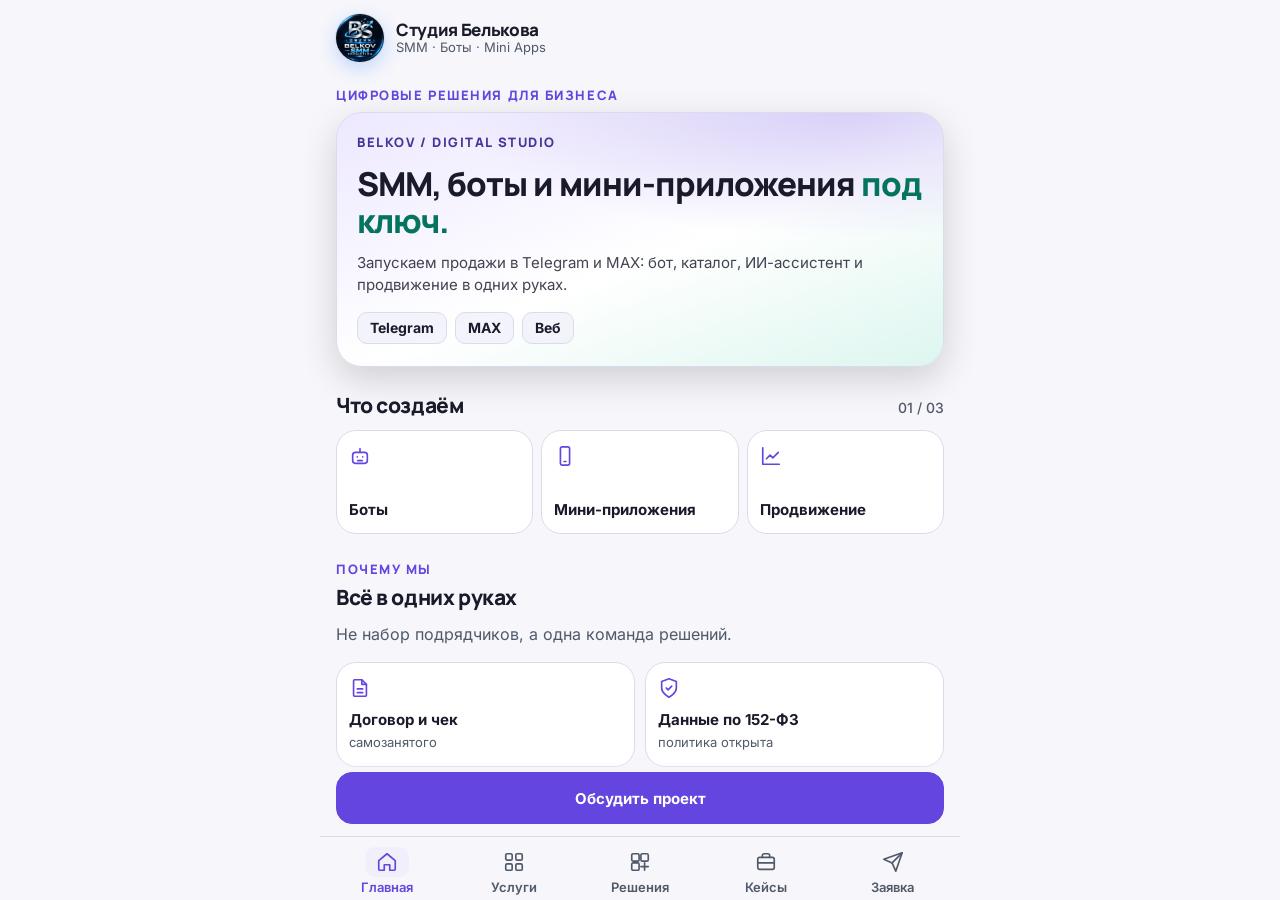
<file: index.html>
<!doctype html>
<html lang="ru">
<head>
<meta charset="utf-8">
<meta name="viewport" content="width=device-width, initial-scale=1, viewport-fit=cover">
<meta name="color-scheme" content="dark light">
<title>Студия Белькова — SMM, боты и мини-приложения</title>
<meta name="description" content="SMM-продвижение, чат-боты, мини-приложения и ИИ-ассистенты для Telegram и MAX под ключ.">
<link rel="icon" href="img/favicon-32.png" sizes="32x32">
<link rel="apple-touch-icon" href="img/apple-touch-icon.png">
<link rel="preload" href="fonts/manrope-cyrillic.woff2" as="font" type="font/woff2" crossorigin>
<meta property="og:title" content="Студия Белькова — SMM, боты и мини-приложения">
<meta property="og:image" content="https://ivanbelkov1984.github.io/belkov-studio-app/img/logo-512.png">
<link rel="stylesheet" href="app.css">
<!-- SDK мессенджеров. Вне мессенджера приложение работает как обычная страница. -->
<script src="https://telegram.org/js/telegram-web-app.js" async></script>
<script src="https://st.max.ru/js/max-web-app.js" async></script>
<script type="module" src="app.js"></script>
</head>
<body>
<div class="app">
  <header class="top">
    <img class="logo" src="img/logo-128.png" width="48" height="48" alt="">
    <span class="brand"><b>Студия Белькова</b><span>SMM · Боты · Mini Apps</span></span>
  </header>
  <main id="view" class="view" aria-live="polite"></main>
  <div class="dock" id="dock" hidden><button class="btn btn-accent btn-wide" type="button"></button></div>
  <nav class="tabs" aria-label="Разделы">
    <a href="#/" data-tab="home"><span class="pill"><svg class="i" viewBox="0 0 24 24" aria-hidden="true"><path d="M3 10.5 12 3l9 7.5V20a1 1 0 0 1-1 1h-5v-6H9v6H4a1 1 0 0 1-1-1z"/></svg></span>Главная</a>
    <a href="#/services" data-tab="services"><span class="pill"><svg class="i" viewBox="0 0 24 24" aria-hidden="true"><rect x="3" y="3" width="7" height="7" rx="1.5"/><rect x="14" y="3" width="7" height="7" rx="1.5"/><rect x="3" y="14" width="7" height="7" rx="1.5"/><rect x="14" y="14" width="7" height="7" rx="1.5"/></svg></span>Услуги</a>
    <a href="#/solutions" data-tab="solutions"><span class="pill"><svg class="i" viewBox="0 0 24 24" aria-hidden="true"><rect x="3" y="3" width="8" height="8" rx="1.5"/><rect x="13" y="3" width="8" height="8" rx="1.5"/><rect x="3" y="13" width="8" height="8" rx="1.5"/><path d="M13 17h8M17 13v8"/></svg></span>Решения</a>
    <a href="#/cases" data-tab="cases"><span class="pill"><svg class="i" viewBox="0 0 24 24" aria-hidden="true"><rect x="3" y="7" width="18" height="13" rx="2"/><path d="M8 7V5a2 2 0 0 1 2-2h4a2 2 0 0 1 2 2v2M3 13h18"/></svg></span>Кейсы</a>
    <a href="#/brief" data-tab="brief"><span class="pill"><svg class="i" viewBox="0 0 24 24" aria-hidden="true"><path d="m22 2-7 20-4-9-9-4z"/><path d="M22 2 11 13"/></svg></span>Заявка</a>
  </nav>
  <div class="toast" id="toast" role="status" hidden></div>
</div>
<noscript>Для приложения нужен JavaScript.</noscript>
</body>
</html>
</file>
<file: app.css>
/* Студия Белькова — дизайн A «Product Glow» (tokens.json, 05.11.2026) */
@font-face { font-family: Inter; src: url(fonts/inter-cyrillic.woff2) format('woff2'); unicode-range: U+0400-04FF; font-weight: 100 900; font-display: swap; }
@font-face { font-family: Manrope; src: url(fonts/manrope-cyrillic.woff2) format('woff2'); unicode-range: U+0400-04FF; font-weight: 200 800; font-display: swap; }
@font-face { font-family: Manrope; src: url(fonts/manrope-latin.woff2) format('woff2'); unicode-range: U+0000-00FF, U+2000-206F, U+20AC, U+20BD, U+2190-21FF; font-weight: 200 800; font-display: swap; }
@font-face { font-family: Inter; src: url(fonts/inter-latin.woff2) format('woff2'); unicode-range: U+0000-00FF, U+2000-206F, U+20AC, U+20BD, U+2190-21FF; font-weight: 100 900; font-display: swap; }

:root {
  --bg: #0F1115; --surface: #1A1D24; --surface2: #222631; --stroke: #333947; --text: #F2F3F5; --muted: #BBC2CE;
  --accent: #9C86FF; --accent-ink: #0F1115; --accent2: #36E7C0; --chip: #262A35; --danger: #FF858A; --elev: #292F3B;
  --hero-a: #2A2550; --hero-b: #13332F;
  --r-chip: 100px; --r-btn: 16px; --r-card: 20px; --r-hero: 26px; --shadow: 0 12px 36px rgba(0,0,0,.16);
  --tabs-h: 64px; --dock-h: 52px;
  --head: Manrope, Inter, Arial, sans-serif; --body: Inter, Arial, sans-serif;
}
:root[data-theme="light"] {
  --bg: #F6F6FB; --surface: #FFFFFF; --surface2: #F0EFFB; --stroke: #D9DDEA; --text: #191B2B; --muted: #505969;
  --accent: #6445DF; --accent-ink: #FFFFFF; --accent2: #05745F; --chip: #EDEBF9; --danger: #B4233F; --elev: #E9E9F4;
  --hero-a: #EDE8FF; --hero-b: #DDF6EF;
}
@media (prefers-color-scheme: light) {
  :root:not([data-theme="dark"]):not([data-platform="telegram"]) {
    --bg: #F6F6FB; --surface: #FFFFFF; --surface2: #F0EFFB; --stroke: #D9DDEA; --text: #191B2B; --muted: #505969;
    --accent: #6445DF; --accent-ink: #FFFFFF; --accent2: #05745F; --chip: #EDEBF9; --danger: #B4233F; --elev: #E9E9F4;
    --hero-a: #EDE8FF; --hero-b: #DDF6EF;
  }
}
* { box-sizing: border-box; }
html, body { margin: 0; background: var(--bg); color: var(--text); font: 15px/1.45 var(--body); -webkit-text-size-adjust: 100%; }
a { color: var(--accent); }
svg.i { width: 22px; height: 22px; fill: none; stroke: currentColor; stroke-width: 1.8; stroke-linecap: round; stroke-linejoin: round; flex: none; }
.app { max-width: 640px; margin: 0 auto; min-height: 100dvh; padding-bottom: calc(var(--tabs-h) + var(--dock-h) + env(safe-area-inset-bottom) + 28px); }
html[data-platform="telegram"] .app { padding-bottom: calc(var(--tabs-h) + env(safe-area-inset-bottom) + 16px); }

/* Шапка */
.top { display: flex; align-items: center; gap: 12px; padding: 14px 16px 8px; }
.logo { width: 48px; height: 48px; border-radius: 50%; flex: none; display: block; box-shadow: 0 0 0 1px var(--stroke), 0 6px 18px rgba(30,120,255,.25); }
.brand { display: grid; line-height: 1.2; }
.brand b { font: 800 17px/1.2 var(--head); letter-spacing: -.02em; }
.brand span { font-size: 13px; color: var(--muted); }
.view { padding: 0 16px; }

/* Типографика */
.eyebrow { font: 800 13px/1.2 var(--head); letter-spacing: .12em; text-transform: uppercase; color: var(--accent); margin: 18px 0 8px; }
h1 { font: 800 30px/1.15 var(--head); letter-spacing: -.03em; margin: 0 0 10px; }
h2.sec { font: 800 21px/1.2 var(--head); letter-spacing: -.02em; margin: 26px 0 12px; display: flex; justify-content: space-between; align-items: baseline; }
h2.sec small { font: 500 14px var(--body); color: var(--muted); letter-spacing: 0; }
h3 { font: 800 17px/1.25 var(--head); letter-spacing: -.01em; margin: 0; }
.lead { color: var(--muted); margin: 0 0 16px; font-size: 16px; }
.meta { font-size: 14px; color: var(--muted); margin: 4px 0; }
.note { font-size: 13px; color: var(--muted); margin: 14px 2px 0; }

/* Герой */
.hero { border-radius: var(--r-hero); padding: 22px 20px; border: 1px solid var(--stroke); background: radial-gradient(120% 90% at 85% 0%, color-mix(in srgb, var(--accent) 22%, transparent), transparent 55%), linear-gradient(160deg, var(--hero-a) 0%, var(--surface) 55%, var(--hero-b) 100%); box-shadow: var(--shadow); }
.hero .eyebrow { margin-top: 0; color: color-mix(in srgb, var(--accent) 60%, var(--text)); }
.hero h1 { font-size: 33px; line-height: 1.12; margin: 12px 0; }
.hero h1 em { font-style: normal; color: var(--accent2); }
.hero p { color: color-mix(in srgb, var(--text) 82%, transparent); margin: 0 0 16px; }

/* Чипы и бейджи */
.chips { display: flex; flex-wrap: wrap; gap: 8px; margin: 0 0 10px; }
.chips.scroll { flex-wrap: nowrap; overflow-x: auto; scrollbar-width: none; margin-inline: -16px; padding-inline: 16px; }
.chips.scroll::-webkit-scrollbar { display: none; }
.chip { flex: none; min-height: 44px; padding: 0 16px; border-radius: var(--r-chip); border: 1px solid var(--stroke); background: var(--surface); color: var(--text); font: 700 15px var(--body); cursor: pointer; }
.chip[aria-pressed="true"] { background: var(--accent); border-color: var(--accent); color: var(--accent-ink); }
.tag { display: inline-flex; align-items: center; min-height: 32px; padding: 0 12px; border-radius: 10px; border: 1px solid var(--stroke); background: color-mix(in srgb, var(--surface2) 70%, transparent); font: 700 14px var(--body); }
.tags { display: flex; flex-wrap: wrap; gap: 8px; margin-top: 10px; }

/* Карточки */
.grid { display: grid; gap: 12px; }
.grid.three { grid-template-columns: repeat(3, 1fr); gap: 8px; }
.grid.two { grid-template-columns: repeat(2, 1fr); gap: 10px; }
.card { background: var(--surface); border: 1px solid var(--stroke); border-radius: var(--r-card); padding: 18px 16px; }
.card.link { display: block; color: inherit; text-decoration: none; cursor: pointer; }
.card.pick { border: 2px solid var(--accent); }
.tile { background: var(--surface); border: 1px solid var(--stroke); border-radius: var(--r-card); padding: 14px 12px; min-height: 104px; display: flex; flex-direction: column; justify-content: space-between; gap: 10px; color: var(--text); text-decoration: none; }
.tile svg { color: var(--accent); }
.tile b { font: 700 15px/1.2 var(--body); hyphens: auto; }
.tile span { font-size: 13px; color: var(--muted); }
.ico { width: 44px; height: 44px; border-radius: 12px; background: var(--surface2); display: grid; place-items: center; color: var(--accent); }
.row { display: flex; justify-content: space-between; align-items: flex-start; gap: 10px; }
.price { font: 800 17px/1.2 var(--head); white-space: nowrap; }
.price.acc { color: var(--accent); }
.checks { list-style: none; padding: 0; margin: 10px 0 0; display: grid; gap: 6px; }
.checks li { display: flex; gap: 10px; align-items: flex-start; font-size: 15px; }
.checks li svg { width: 18px; height: 18px; color: var(--accent); margin-top: 2px; }
.more { display: inline-flex; gap: 6px; align-items: center; margin-top: 12px; font-weight: 700; color: var(--accent); text-decoration: none; min-height: 32px; }
.more svg { width: 16px; height: 16px; }
.badge-pop { display: inline-block; padding: 4px 10px; border-radius: 8px; background: var(--chip); font: 800 13px/1.3 var(--body); letter-spacing: .06em; text-transform: uppercase; margin-bottom: 8px; }
.list { margin: 6px 0 0; padding-left: 18px; }
.list li { margin: 3px 0; }

/* Списки */
.lines { list-style: none; padding: 0; margin: 0; border-top: 1px solid var(--stroke); }
.lines li { display: flex; gap: 12px; padding: 12px 0; border-bottom: 1px solid var(--stroke); }
.lines li svg { color: var(--accent); width: 18px; height: 18px; margin-top: 2px; }
.steps { list-style: none; padding: 0; margin: 0; display: grid; }
.steps li { display: grid; grid-template-columns: 46px 1fr; gap: 10px; padding: 10px 0; align-items: center; }
.steps li .n { width: 36px; height: 36px; border-radius: 50%; background: var(--surface2); color: var(--accent); display: grid; place-items: center; font: 800 13px var(--head); border: 1px solid var(--stroke); }
.steps li b { display: block; font-weight: 700; }
.steps li span { color: var(--muted); font-size: 14px; }

/* Кейсы */
.cover { border-radius: 16px; aspect-ratio: 16/10; overflow: hidden; position: relative; background: linear-gradient(140deg, var(--hero-a), var(--hero-b)); border: 1px solid var(--stroke); margin-bottom: 12px; }
.cover img { width: 100%; height: 100%; object-fit: cover; display: block; }
.cover .label { position: absolute; left: 14px; top: 12px; font: 800 13px var(--head); letter-spacing: .1em; text-transform: uppercase; color: #fff; background: rgba(15,17,21,.55); padding: 4px 8px; border-radius: 8px; }
.num-list { counter-reset: n; list-style: none; padding: 0; margin: 0; border-top: 1px solid var(--stroke); }
.num-list li { counter-increment: n; padding: 12px 0; border-bottom: 1px solid var(--stroke); display: grid; grid-template-columns: 32px 1fr; }
.num-list li::before { content: counter(n, decimal-leading-zero); color: var(--accent); font: 800 13px var(--head); margin-top: 2px; }
.num-list li b { display: block; }
.num-list li span { color: var(--muted); font-size: 14px; }

/* Калькулятор */
.progress { display: grid; grid-template-columns: repeat(4, 1fr); gap: 6px; margin: 6px 0 18px; }
.progress i { height: 4px; border-radius: 2px; background: var(--stroke); }
.progress i.on { background: var(--accent); }
.step-label { font: 800 13px var(--head); letter-spacing: .08em; text-transform: uppercase; color: var(--muted); margin-top: 6px; }
.opts { display: grid; gap: 10px; }
.opt { display: flex; align-items: center; gap: 14px; min-height: 64px; padding: 12px 16px; border-radius: 16px; border: 1px solid var(--stroke); background: var(--surface); color: var(--text); text-align: left; font: inherit; cursor: pointer; width: 100%; }
.opt .t { flex: 1; display: grid; }
.opt .t b { font-weight: 700; font-size: 15px; }
.opt .t span { font-size: 13px; color: var(--muted); }
.opt .mark { width: 22px; height: 22px; border-radius: 50%; border: 2px solid var(--muted); flex: none; display: grid; place-items: center; }
.opt.multi .mark { border-radius: 6px; }
.opt[aria-pressed="true"] { border: 2px solid var(--accent); background: color-mix(in srgb, var(--accent) 10%, var(--surface)); }
.opt[aria-pressed="true"] .mark { border-color: var(--accent); background: var(--accent); }
.opt[aria-pressed="true"] .mark::after { content: ''; width: 8px; height: 8px; border-radius: 50%; background: var(--accent-ink); }
.opt.multi[aria-pressed="true"] .mark::after { width: 10px; height: 5px; border-radius: 0; background: none; border: solid var(--accent-ink); border-width: 0 0 2px 2px; transform: rotate(-45deg) translate(1px, -1px); }
.total { font: 800 36px/1.1 var(--head); letter-spacing: -.03em; }
.kv { display: grid; border-top: 1px solid var(--stroke); margin-top: 6px; }
.kv div { display: flex; justify-content: space-between; gap: 10px; padding: 10px 0; border-bottom: 1px solid var(--stroke); font-size: 14px; }
.kv div span { color: var(--muted); }
.kv div b { text-align: right; }

/* Формы */
.form { display: grid; gap: 14px; }
.field { display: grid; gap: 6px; }
.field label { font: 700 14px var(--body); }
.field input, .field select, .field textarea { width: 100%; min-height: 52px; border-radius: 14px; border: 1px solid var(--stroke); background: var(--surface); color: var(--text); padding: 12px 14px; font: 15px var(--body); }
.field textarea { min-height: 120px; resize: vertical; }
.field [aria-invalid="true"] { border: 2px solid var(--danger); }
.err { color: var(--danger); font-size: 14px; }
.done { width: 64px; height: 64px; border-radius: 50%; background: var(--accent); color: var(--accent-ink); display: grid; place-items: center; margin: 26px 0 16px; }
.done svg { width: 30px; height: 30px; stroke-width: 2.4; }

/* Кнопки */
.btn { display: inline-flex; align-items: center; justify-content: center; gap: 10px; min-height: 52px; padding: 0 20px; border-radius: var(--r-btn); border: 1px solid var(--stroke); background: transparent; color: var(--text); font: 700 15px var(--body); text-decoration: none; cursor: pointer; }
.btn svg { width: 18px; height: 18px; }
.btn-accent { background: var(--accent); border-color: var(--accent); color: var(--accent-ink); }
.btn-wide { width: 100%; }
.btn:focus-visible, .chip:focus-visible, .opt:focus-visible, .tabs a:focus-visible, .card.link:focus-visible, .tile:focus-visible, .field :focus-visible, details summary:focus-visible { outline: 3px solid var(--accent2); outline-offset: 2px; }
.actions { display: grid; gap: 10px; margin-top: 14px; }
.back { display: inline-flex; align-items: center; gap: 6px; background: none; border: 0; color: var(--muted); font: 600 14px var(--body); padding: 6px 0; min-height: 44px; cursor: pointer; }
.back svg { width: 18px; height: 18px; }

/* FAQ */
details.faq { background: var(--surface); border: 1px solid var(--stroke); border-radius: 16px; }
details.faq summary { list-style: none; cursor: pointer; padding: 14px 16px; font-weight: 700; display: flex; justify-content: space-between; gap: 10px; min-height: 52px; align-items: center; }
details.faq summary::-webkit-details-marker { display: none; }
details.faq summary svg { width: 18px; height: 18px; color: var(--muted); }
details.faq[open] summary svg { transform: rotate(180deg); }
details.faq p { margin: 0; padding: 0 16px 16px; color: var(--muted); }

/* Закреплённая кнопка и навигация */
.dock { position: fixed; left: 0; right: 0; bottom: calc(var(--tabs-h) + env(safe-area-inset-bottom)); max-width: 640px; margin: 0 auto; padding: 12px 16px; background: linear-gradient(to top, var(--bg) 65%, transparent); z-index: 15; }
.dock .btn { min-height: var(--dock-h); }
.tabs { position: fixed; left: 0; right: 0; bottom: 0; z-index: 20; max-width: 640px; margin: 0 auto; display: grid; grid-template-columns: repeat(5, 1fr); height: calc(var(--tabs-h) + env(safe-area-inset-bottom)); padding: 4px 4px env(safe-area-inset-bottom); background: var(--bg); border-top: 1px solid var(--stroke); }
.tabs a { display: grid; place-items: center; align-content: center; gap: 2px; font: 600 13px var(--body); color: var(--muted); text-decoration: none; min-height: 48px; }
.tabs a .pill { width: 44px; height: 30px; border-radius: 10px; display: grid; place-items: center; }
.tabs a[aria-current="page"] { color: var(--accent); }
.tabs a[aria-current="page"] .pill { background: var(--surface2); }
.toast { position: fixed; left: 16px; right: 16px; bottom: calc(var(--tabs-h) + var(--dock-h) + 36px); max-width: 600px; margin: 0 auto; background: var(--surface); color: var(--text); border: 1px solid var(--accent); border-radius: 14px; padding: 14px 16px; font-size: 14px; z-index: 30; box-shadow: var(--shadow); }
img { max-width: 100%; }
@media (prefers-reduced-motion: no-preference) { .btn, .chip, .opt { transition: transform .12s ease, background .15s; } .btn:active, .chip:active, .opt:active { transform: scale(.98); } }

/* Галерея кейса, документы, согласие */
.gallery { gap: 12px; padding-bottom: 4px; }
.shot { flex: none; width: 160px; padding: 0; border: 0; background: none; color: var(--text); text-align: left; cursor: zoom-in; font: inherit; }
.shot img { width: 160px; height: auto; border-radius: 18px; border: 1px solid var(--stroke); display: block; box-shadow: var(--shadow); }
.shot span { display: block; font-size: 13px; color: var(--muted); margin-top: 6px; }
.zoom { border: 0; padding: 0; background: transparent; max-width: 96vw; max-height: 96dvh; }
.zoom::backdrop { background: rgba(0,0,0,.8); }
.zoom img { max-height: 86dvh; width: auto; border-radius: 20px; display: block; margin: 0 auto; }
.zoom p { color: #fff; text-align: center; font-size: 14px; }
.consent { display: flex; gap: 12px; align-items: flex-start; font-size: 14px; color: var(--muted); }
.consent input { width: 22px; height: 22px; margin: 2px 0 0; flex: none; accent-color: var(--accent); }
</file>
